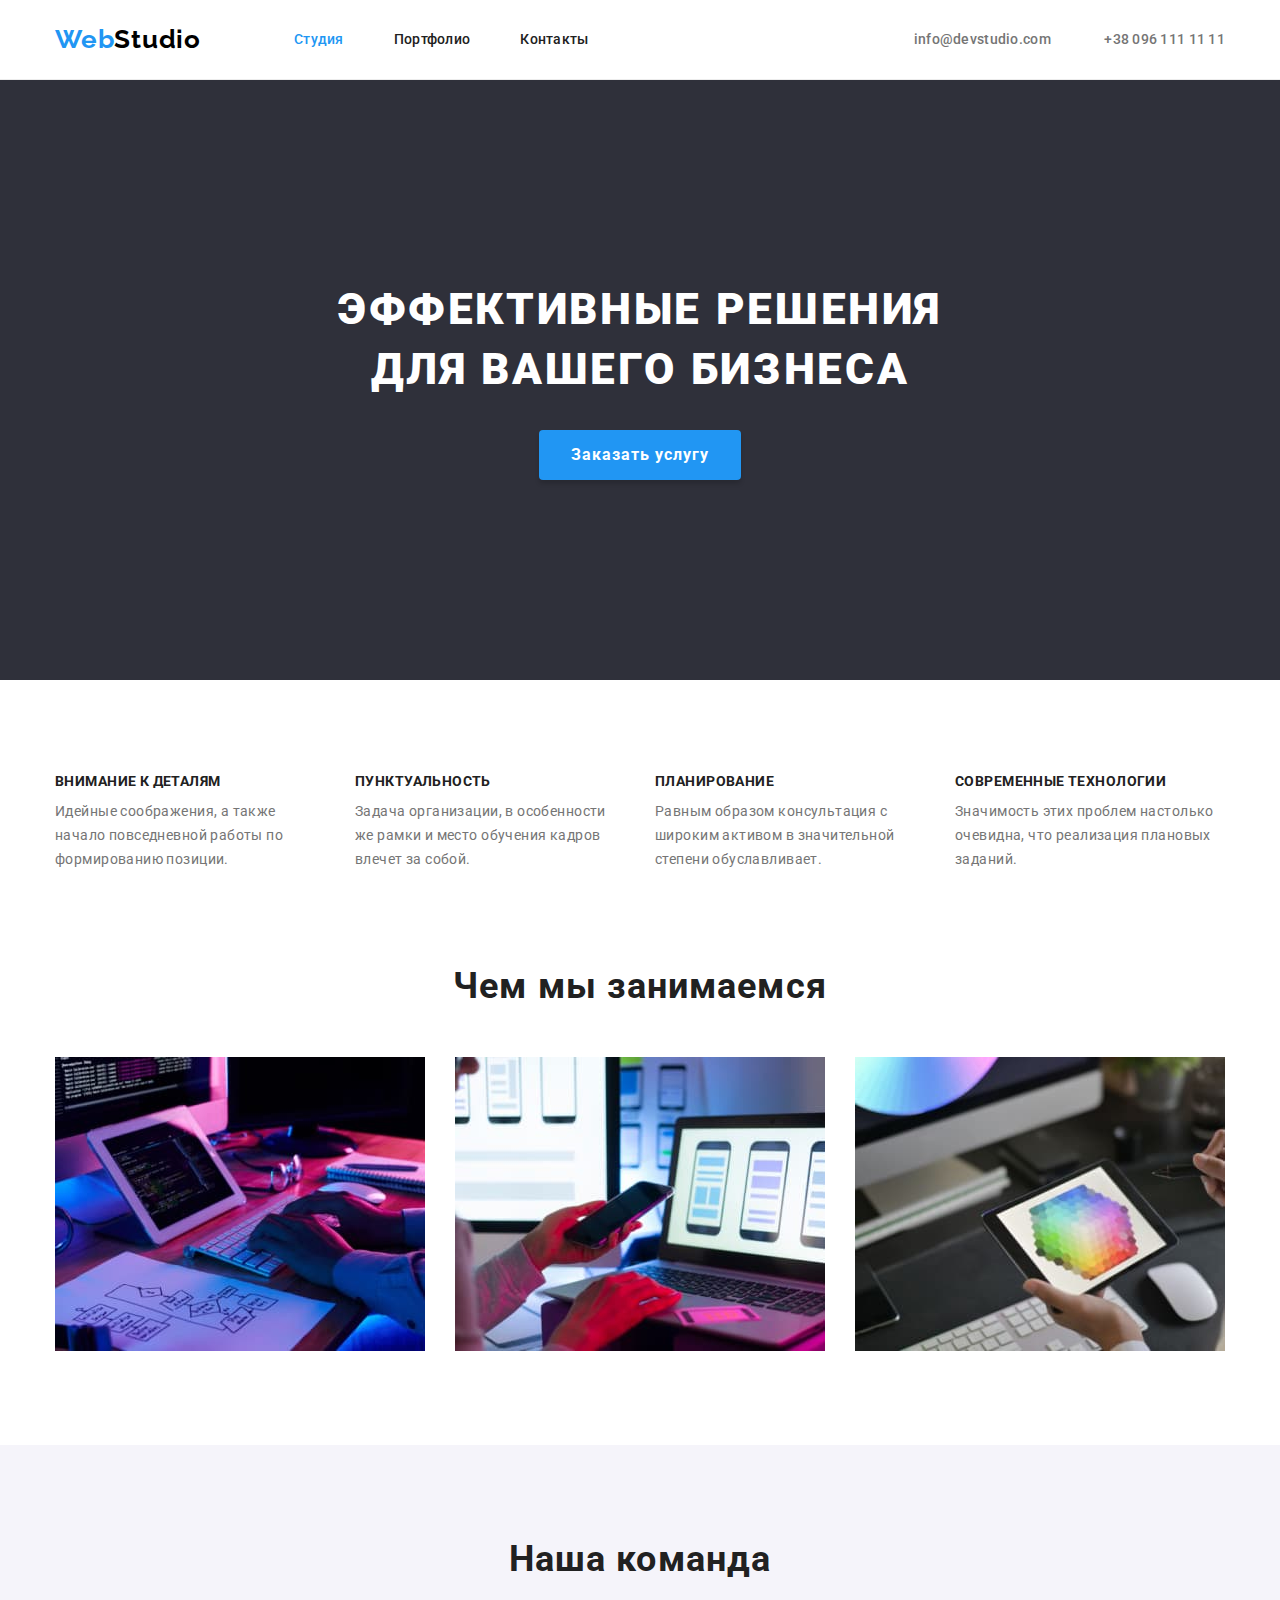
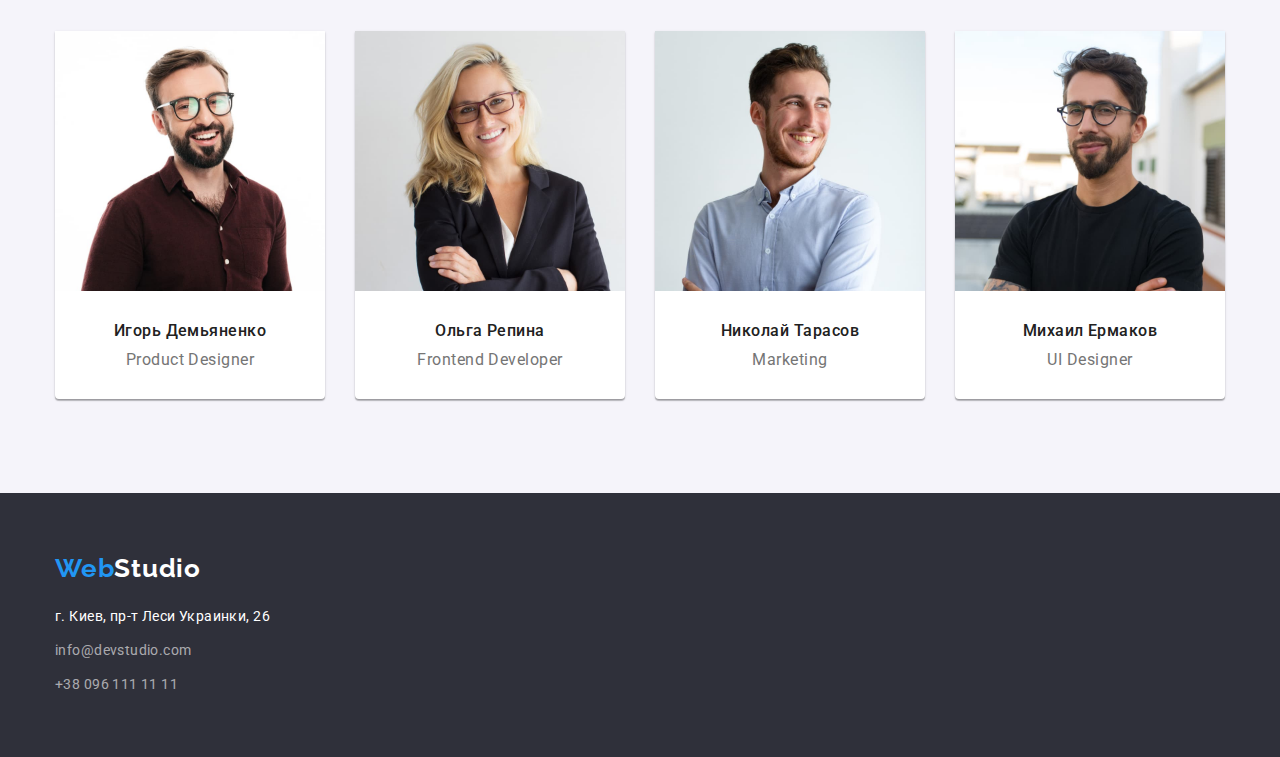
<file: index.html>
<!DOCTYPE html>
<html lang="ru">
<head>
    <meta charset="UTF-8">
    <meta http-equiv="X-UA-Compatible" content="IE=edge">
    <meta name="viewport" content="width=device-width, initial-scale=1.0">
    <title>Студия</title>
    <link rel="preconnect" href="https://fonts.googleapis.com">
    <link rel="preconnect" href="https://fonts.gstatic.com" crossorigin>
    <link href="https://fonts.googleapis.com/css2?family=Raleway:wght@700&family=Roboto:wght@400;500;700;900&display=swap" rel="stylesheet">
    <link rel="stylesheet" href="https://cdnjs.cloudflare.com/ajax/libs/modern-normalize/1.1.0/modern-normalize.min.css">
    <link rel="stylesheet" href="./css/styles.css">
</head>
<body>
    <!-- Шапка сайта -->
    <header class="page-header">
      <div class="container">
          <nav class="header-nav">
                <a href="./index.html" class="logo"><span class="part-logo">Web</span>Studio</a>
            
                <ul class="site-nav list">
                     <li class="item"><a href="./index.html" class="site-nav-link current">Студия</a></li>
                     <li class="item"><a href="./portfolio.html" class="site-nav-link">Портфолио</a></li>
                     <li class="item"><a href="" class="site-nav-link">Контакты</a></li>
                </ul>
          </nav>
            <!-- Контакты студии -->
            <ul class="site-contact list">
                <li class="item"><a href="mailto:info@devstudio.com" class="site-contact-link">info@devstudio.com</a></li>
                <li class="item"><a href="tel:+380961111111" class="site-contact-link">+38 096 111 11 11</a></li>
            </ul>
      </div>
    </header>
    
    <main>
            <!-- Блок героя -->
                <section class="hero">
                    <div class="container">
                        <h1 class="hero-title">Эффективные решения для вашего бизнеса</h1>
                        <button type="button" class="btn">Заказать услугу</button>
                    </div>
                </section>
            <!-- Секция Преимущества студии -->
            <section class="section">
                <div class="container">
                    <h2 class="visually-hidden">Преимущества вебстудии</h2>
                    <ul class="feature list">
                        <li class="feature-item">
                            <h3 class="feature-title">Внимание к деталям</h3>
                            <p>Идейные соображения, а также начало повседневной работы по формированию позиции.</p>
                        </li>
                        <li class="feature-item">
                            <h3 class="feature-title">Пунктуальность</h3>
                            <p>Задача организации, в особенности же рамки и место обучения кадров влечет за собой.</p>
                        </li>
                        <li class="feature-item">
                            <h3 class="feature-title">Планирование</h3>
                            <p>Равным образом консультация с широким активом в значительной степени обуславливает.</p>
                        </li>
                        <li class="feature-item">
                            <h3 class="feature-title">Современные технологии</h3>
                            <p>Значимость этих проблем настолько очевидна, что реализация плановых заданий.</p>
                        </li>
                    </ul>
                </div>
            </section>
            <!-- Секция Чем мы занимаемся -->
            <section class="section no-padding">
                <div class="container">
                    <h2 class="section-title">Чем мы занимаемся</h2>
                    <ul class="work list">
                        <li class="work-item"><img src="./images/Разработка.jpg" alt="Разработка продукта" width="370"></li>
                        <li class="work-item"><img src="./images/Оптимизация.jpg" alt="Оптимизация под различные устройства" width="370"></li>
                        <li class="work-item"><img src="./images/Дизайн.jpg" alt="Оформление дизайна" width="370"></li>
                    </ul>
                </div>
            </section>
            <!-- Секция Наша команда -->
            <section class="section our-team">
                <div class="container">
                    <h2 class="section-title">Наша команда</h2>
                    <ul class="team list">
                        <li class="team-item">
                            <img src="./images/Игорь-Демьяненко.jpg" alt="Игорь Демьяненко" width="270">
                            <div class="team-desc">
                                <h3 class="team-title">Игорь Демьяненко</h3>
                                <p lang="en" class="team-job">Product Designer</p>
                            </div>
                        </li>
                        <li class="team-item">
                            <img src="./images/Ольга-Репина.jpg" alt="Ольга Репина" width="270">
                            <div class="team-desc">
                                <h3 class="team-title">Ольга Репина</h3>
                                <p lang="en" class="team-job">Frontend Developer</p>
                            </div>
                        </li>
                        <li class="team-item">
                            <img src="./images/Николай-Тарасов.jpg" alt="Николай Тарасов" width="270">
                            <div class="team-desc">
                                <h3 class="team-title">Николай Тарасов</h3>
                                <p lang="en" class="team-job">Marketing</p>
                            </div>
                        </li>
                        <li class="team-item">
                            <img src="./images/Михаил-Ермаков.jpg" alt="Михаил Ермаков" width="270">
                           <div class="team-desc">
                                <h3 class="team-title">Михаил Ермаков</h3>
                                <p lang="en" class="team-job">UI Designer</p>
                           </div>
                        </li>
                    </ul>
                </div>
            </section>
    </main>
    <!-- Футер страницы Студия -->
    <footer class="page-footer">
        <div class="container">
         <a href="./index.html" class="footer logo"><span class="part-logo">Web</span>Studio</a>
         <address class="footer-address">
            <ul class="site-contact list">
                <li class="footer-item"><a href="https://goo.gl/maps/1pM5NKTAPKCGfk6P8" target="_blank" rel="noopener noreferrer" class="footer-address-link">г. Киев, пр-т Леси Украинки, 26</a></li>
                <li class="footer-item"><a href="mailto:info@devstudio.com" class="footer-link">info@devstudio.com</a></li>
                <li class="footer-item"><a href="tel:+380961111111" class="footer-link">+38 096 111 11 11</a></li>
            </ul>
         </address>
        </div>
    </footer>
</body>
</html>
</file>
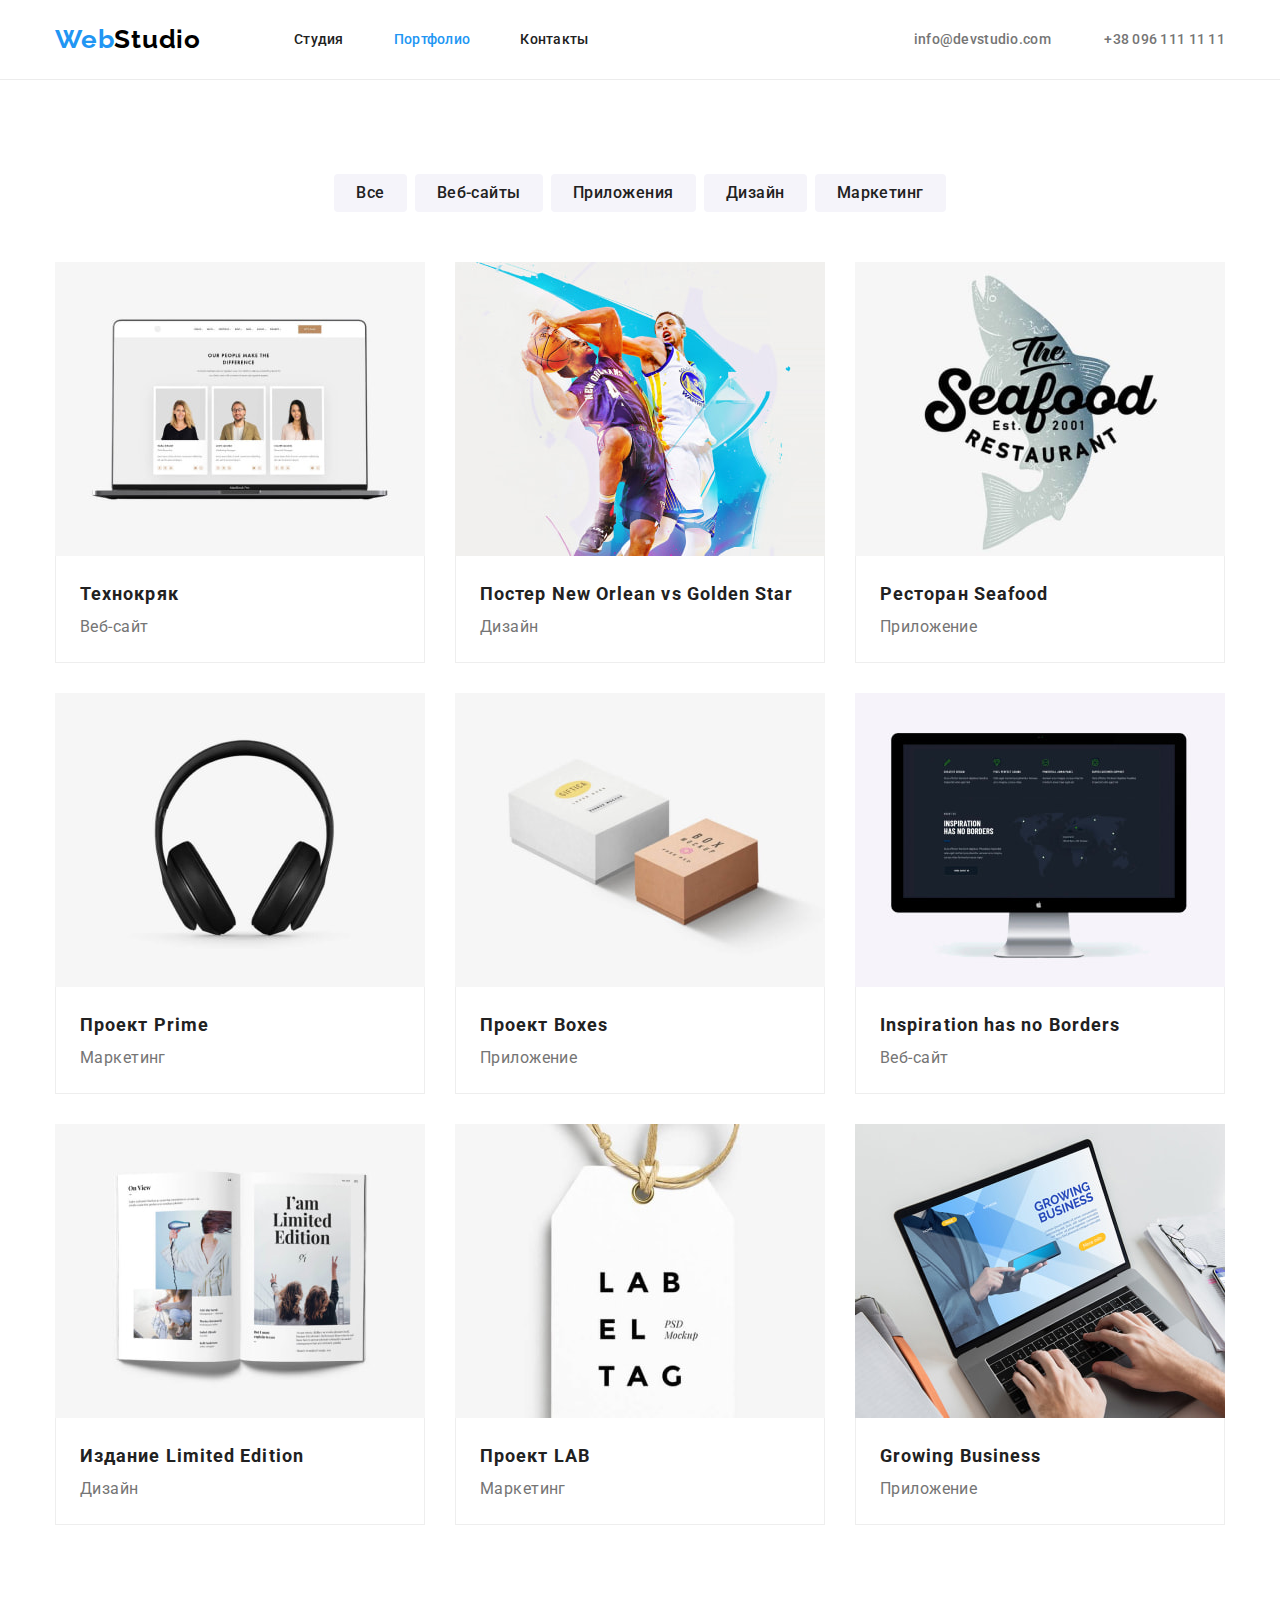
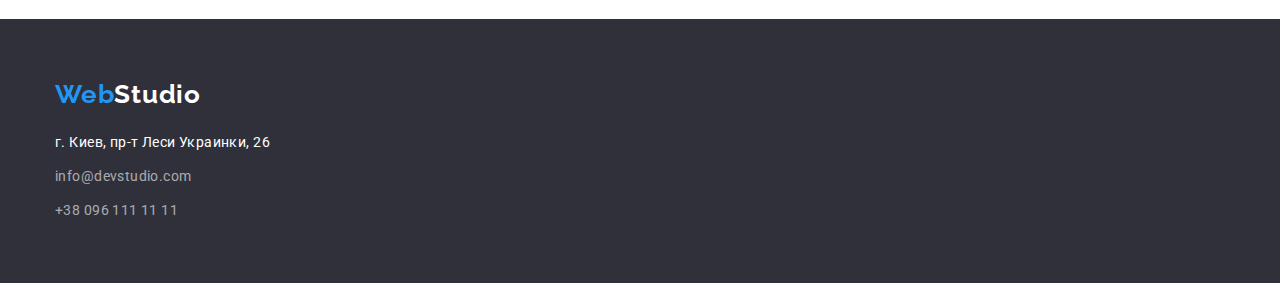
<file: portfolio.html>
<!DOCTYPE html>
<html lang="ru">
<head>
    <meta charset="UTF-8">
    <meta http-equiv="X-UA-Compatible" content="IE=edge">
    <meta name="viewport" content="width=device-width, initial-scale=1.0">
    <title>Портфолио</title>
    <link rel="preconnect" href="https://fonts.googleapis.com">
    <link rel="preconnect" href="https://fonts.gstatic.com" crossorigin>
    <link href="https://fonts.googleapis.com/css2?family=Raleway:wght@700&family=Roboto:wght@400;500;700;900&display=swap" rel="stylesheet">
    <link rel="stylesheet" href="https://cdnjs.cloudflare.com/ajax/libs/modern-normalize/1.1.0/modern-normalize.min.css">
    <link rel="stylesheet" href="./css/styles.css">
</head>
<body>
    <!-- Шапка сайта -->
    <header class="page-header">
        <div class="container">
            <nav class="header-nav">
                <a href="./index.html" class="logo"><span class="part-logo">Web</span>Studio</a>
    
                <ul class="site-nav list">
                    <li class="item"><a href="./index.html" class="site-nav-link">Студия</a></li>
                    <li class="item"><a href="./portfolio.html" class="site-nav-link current">Портфолио</a></li>
                    <li class="item"><a href="" class="site-nav-link">Контакты</a></li>
                </ul>
            </nav>
            <!-- Контакты студии -->
            <ul class="site-contact list">
                <li class="item"><a href="mailto:info@devstudio.com" class="site-contact-link">info@devstudio.com</a></li>
                <li class="item"><a href="tel:+380961111111" class="site-contact-link">+38 096 111 11 11</a></li>
            </ul>
        </div>
    </header>
        
    <main>
        <!-- Реализованные проекты -->
        <section class="section projects">
       <div class="container">
            <h1 class="visually-hidden">Проекты веб-студии</h1>
            <ul class="filter list">
                <li class="item"><button type="button" class="filter-btn">Все</button></li>
                <li class="item"><button type="button" class="filter-btn">Веб-сайты</button></li>
                <li class="item"><button type="button" class="filter-btn">Приложения</button></li>
                <li class="item"><button type="button" class="filter-btn">Дизайн</button></li>
                <li class="item"><button type="button" class="filter-btn">Маркетинг</button></li>
            </ul>
            <ul class="project list">
                <li class="project-item">
                    <img src="./images/project-1.jpg" alt="Страница Веб-сайта" width="370" height="294">
                    <div class="project-desc">
                        <h2 class="project-title">Технокряк</h2>
                        <p class="project-text">Веб-сайт</p>
                    </div>
                </li>
                <li class="project-item">
                    <img src="./images/project-2.jpg" alt="Постер к баскетбольному матчу" width="370" height="294">
                   <div class="project-desc">
                        <h2 class="project-title">Постер New Orlean vs Golden Star</h2>
                        <p class="project-text">Дизайн</p>
                   </div>
                </li>
                <li class="project-item">
                    <img src="./images/project-3.jpg" alt="Логотип ресторана" width="370" height="294">
                    <div class="project-desc">
                        <h2 class="project-title">Ресторан Seafood</h2>
                        <p class="project-text">Приложение</p>
                    </div>
                </li>
                <li class="project-item">
                    <img src="./images/project-4.jpg" alt="Наушники" width="370" height="294">
                    <div class="project-desc">
                        <h2 class="project-title">Проект Prime</h2>
                        <p class="project-text">Маркетинг</p>
                    </div>
                </li>
                <li class="project-item">
                    <img src="./images/project-5.jpg" alt="Упаковочные коробки" width="370" height="294">
                    <div class="project-desc">
                        <h2 class="project-title">Проект Boxes</h2>
                        <p class="project-text">Приложение</p>
                    </div>
                </li>
                <li class="project-item">
                    <img src="./images/project-6.jpg" alt="Монитор" width="370" height="294">
                    <div class="project-desc">
                        <h2 class="project-title">Inspiration has no Borders</h2>
                        <p class="project-text">Веб-сайт</p>
                    </div>
                </li>
                <li class="project-item">
                    <img src="./images/project-7.jpg" alt="Развернутый журнал" width="370" height="294">
                    <div class="project-desc">
                        <h2 class="project-title">Издание Limited Edition</h2>
                        <p class="project-text">Дизайн</p>
                    </div>
                </li>
                <li class="project-item">
                    <img src="./images/project-8.jpg" alt="Логотип проекта" width="370" height="294">
                    <div class="project-desc">
                        <h2 class="project-title">Проект LAB</h2>
                        <p class="project-text">Маркетинг</p>
                    </div>
                </li>
                <li class="project-item">
                    <img src="./images/project-9.jpg" alt="Работа за ноутбуком" width="370" height="294">
                    <div class="project-desc">
                        <h2 class="project-title">Growing Business</h2>
                        <p class="project-text">Приложение</p>
                    </div>
                </li>
            </ul>
       </div>
        </section>

    </main>
    <!-- Футер страницы -->
<footer class="page-footer">
    <div class="container">
        <a href="./index.html" class="footer logo"><span class="part-logo">Web</span>Studio</a>
        <address class="footer-address">
            <ul class="site-contact list">
                <li class="footer-item"><a href="https://goo.gl/maps/1pM5NKTAPKCGfk6P8" target="_blank"
                        rel="noopener noreferrer" class="footer-address-link">г. Киев, пр-т Леси Украинки, 26</a></li>
                <li class="footer-item"><a href="mailto:info@devstudio.com" class="footer-link">info@devstudio.com</a>
                </li>
                <li class="footer-item"><a href="tel:+380961111111" class="footer-link">+38 096 111 11 11</a></li>
            </ul>
        </address>
    </div>
</footer>
</body>
</html>
</file>
<file: css/styles.css>
/* Палитра цветов проекта */
:root {
  --main-background-color: #ffffff;
  --second-background-color: #2f303a;
  --button-background-color: #f5f4fa;
  --accent-color: #2196f3;
  --black-color: #000000;
  --hover-focus-btn: #188CE8;
  --white-text-color: #ffffff;
  --title-text-color: #212121;
  --primery-text-color: #757575;
  /* Размеры шрифтов */
  --main-font-size: 14px;
  --button-font-size: 16px;
}

/* Базовые стили для страниц */
body {
  background-color: var(--main-background-color);
  color: var(--primery-text-color);
  font-family: "Roboto", sans-serif;
  font-weight: 400;
  font-size: var(--main-font-size);
  line-height: 1.71;
  letter-spacing: 0.03em;
}

.container {
  width: 1200px;
  padding-left: 15px;
  padding-right: 15px;
  margin-right: auto;
  margin-left: auto;
}

.list {
  list-style: none;
  padding: 0;
  margin: 0;
}

h1, h2, h3, h4, h5, h6, p {
  margin: 0;
  padding: 0;
}

.visually-hidden {
  position: absolute;
  width: 1px;
  height: 1px;
  margin: -1px;
  border: 0;
  padding: 0;
  white-space: nowrap;
  clip-path: inset(100%);
  clip: rect(0 0 0 0);
  overflow: hidden;
}

/* Стили логотипа */
.logo {
  color: var(--black-color);
  font-family: "Raleway", sans-serif;
  font-weight: 700;
  font-size: 26px;
  line-height: 1.2;
  text-decoration: none;
  letter-spacing: 0.03em;
}

.part-logo {
  color: var(--accent-color);
}

/* Стили для шапки сайта */

.page-header {
  display: flex;
  min-height: 80px;
  border-bottom: 1px solid #ECECEC;
}

.site-nav-link,
.site-contact-link {
  color: var(--title-text-color);
  font-weight: 500;
  font-size: var(--main-font-size);
  line-height: 1.14;
  text-decoration: none;
  letter-spacing: 0.02em;

  padding-top: 12px;
  padding-bottom: 12px;
}

.site-nav-link:hover,
.site-nav-link:focus,
.site-contact-link:hover,
.site-contact-link:focus,
.site-nav-link.current  {
  color: var(--accent-color);
}

/* Пеопределение цвета для контактов студии */
.site-contact-link {
  color: var(--primery-text-color);
}

/* Флекс для расположения элементов шапки */
.page-header > .container,
.header-nav {
  display: flex;
  align-items: center;
}

.site-nav {
  display: flex;
  margin-left: 93px;
}

.site-nav > .item + .item {
  margin-left: 50px;
}

.site-contact {
  margin-left: auto;
}

.site-contact > .item {
  display: inline-block;
}

.site-contact > .item + .item {
  margin-left: 50px;
}

/* Стилизация Основного контента страницы. Секция герой */
.hero {
  background-color: var(--second-background-color);
  text-align: center;
  padding-top: 200px;
  padding-bottom: 200px;
}

.hero-title {
  color: var(--white-text-color);
  font-weight: 900;
  font-size: 44px;
  line-height: 1.36;
  text-align: center;
  letter-spacing: 0.06em;
  text-transform: uppercase;
  
  max-width: 696px;
  margin: 0 auto 30px;
}
/* Оформление кнопки "Заказать услугу" */
.btn {
  color: var(--white-text-color);
  background-color: var(--accent-color);
  font-family: inherit;
  font-weight: 700;
  font-size: var(--button-font-size);
  line-height: 1.88;
  letter-spacing: 0.06em;
  cursor: pointer;
  
  padding: 10px 32px;
  border: 0;
  border-radius: 4px;
  box-shadow: 0px 4px 4px rgba(0, 0, 0, 0.15);
}

.btn:hover,
.btn:focus {
background-color: var(--hover-focus-btn);
}

/* Стили всех секций страницы Студия */
.section {
  padding-top: 94px;
  padding-bottom: 94px;
}

.no-padding {
  padding-top: 0;
}

.section-title {
  color: var(--title-text-color);
  font-weight: 700;
  font-size: 36px;
  line-height: 1.16;
  text-align: center;
  letter-spacing: 0.03em;
  margin-bottom: 50px;
}

/* Стили для секции Преимущества */
.feature {
  display: flex;
}

.feature-item {
 width: 270px;
 margin-right: 30px;
}

.feature-title {
  color: var(--title-text-color);
  font-weight: 700;
  font-size: var(--main-font-size);
  line-height: 1.14;
  text-transform: uppercase;
  margin-bottom: 10px;
}
/* Стили для секции Чем мы занимаемся */
.work {
  display: flex;
}

.work-item {
  margin-right: 30px;
}

img {
  display: block;
  max-width: 100%;
  height: auto;
}

/* Стили для секции Наша Команда */
.our-team {
  background-color: var(--button-background-color);
  text-align: center;
}

.team {
  display: flex;
}

.team-item {
  background-color: var(--white-text-color);
  box-shadow: 
  0px 1px 3px rgba(0, 0, 0, 0.12),
  0px 1px 1px rgba(0, 0, 0, 0.14),
  0px 2px 1px rgba(0, 0, 0, 0.2);
  border-radius: 0px 0px 4px 4px;
  margin-right: 30px;
}

/* Сброс правого отступа для списков */
.feature-item:last-child,
.work-item:last-child,
.team-item:last-child {
  margin-right: 0;
}

.team-desc {
  padding-top: 30px;
  padding-bottom: 30px;
}

.team-title {
  color: var(--title-text-color);
  font-weight: 500;
  font-size: 16px;
  line-height: 1.19;
  letter-spacing: 0.03em;
  margin-bottom: 10px;
}

.team-job {
  font-size: 16px;
  line-height: 1.19;
  letter-spacing: 0.03em;
}

/* Стили футера страницы Студия */
.page-footer {
  background: var(--second-background-color);
  padding-top: 60px;
  padding-bottom: 60px;
}

.footer-address {
  margin-top: 20px;
}

.site-contact > .footer-item + .footer-item {
  margin-top: 10px;
}

.footer-link,
.footer-address-link {
  color: rgba(255, 255, 255, 0.6);
  font-style: normal;
  text-decoration: none;
}

.footer-link:hover,
.footer-link:focus {
  color: var(--accent-color);
}

.footer.logo,
.footer-address-link {
  color: var(--white-text-color);
}

/* Стили для страницы Портфолио */
.filter-btn {
  color: var(--title-text-color);
  background-color: var(--button-background-color);
  font-family: inherit;
  font-weight: 500;
  font-size: var(--button-font-size);
  line-height: 1.62;
  letter-spacing: 0.03em;
  cursor: pointer;
  border: 0;
  border-radius: 4px;
  padding: 6px 22px;
}

.filter-btn:hover,
.filter-btn:focus {
  color: var(--white-text-color);
  background-color: var(--accent-color);
}

/* Флекс для кнопок */
.filter {
  display: flex;
  justify-content: center;
  margin-bottom: 50px;
}

.filter>.item+.item {
  margin-left: 8px;
}
/* Флекс для списка проектов Страница Портфолио */
.project {
  display: flex;
  flex-wrap: wrap;
}

.project-item {
  margin-right: 30px;
  margin-bottom: 30px;
}

.project>.project-item:nth-child(3n) {
  margin-right: 0;
}

.project>.project-item:nth-last-child(-n + 3) {
  margin-bottom: 0;
}

.project-desc {
  padding: 20px 24px;
  border-right: 1px solid #EEEEEE;
  border-bottom: 1px solid #EEEEEE;
  border-left: 1px solid #EEEEEE;
}

.project-title {
  color: var(--title-text-color);
  font-weight: 700;
  font-size: 18px;
  line-height: 2;
  letter-spacing: 0.06em;
}

.project-text {
  font-size: 16px;
  line-height: 1.88;
}
</file>
